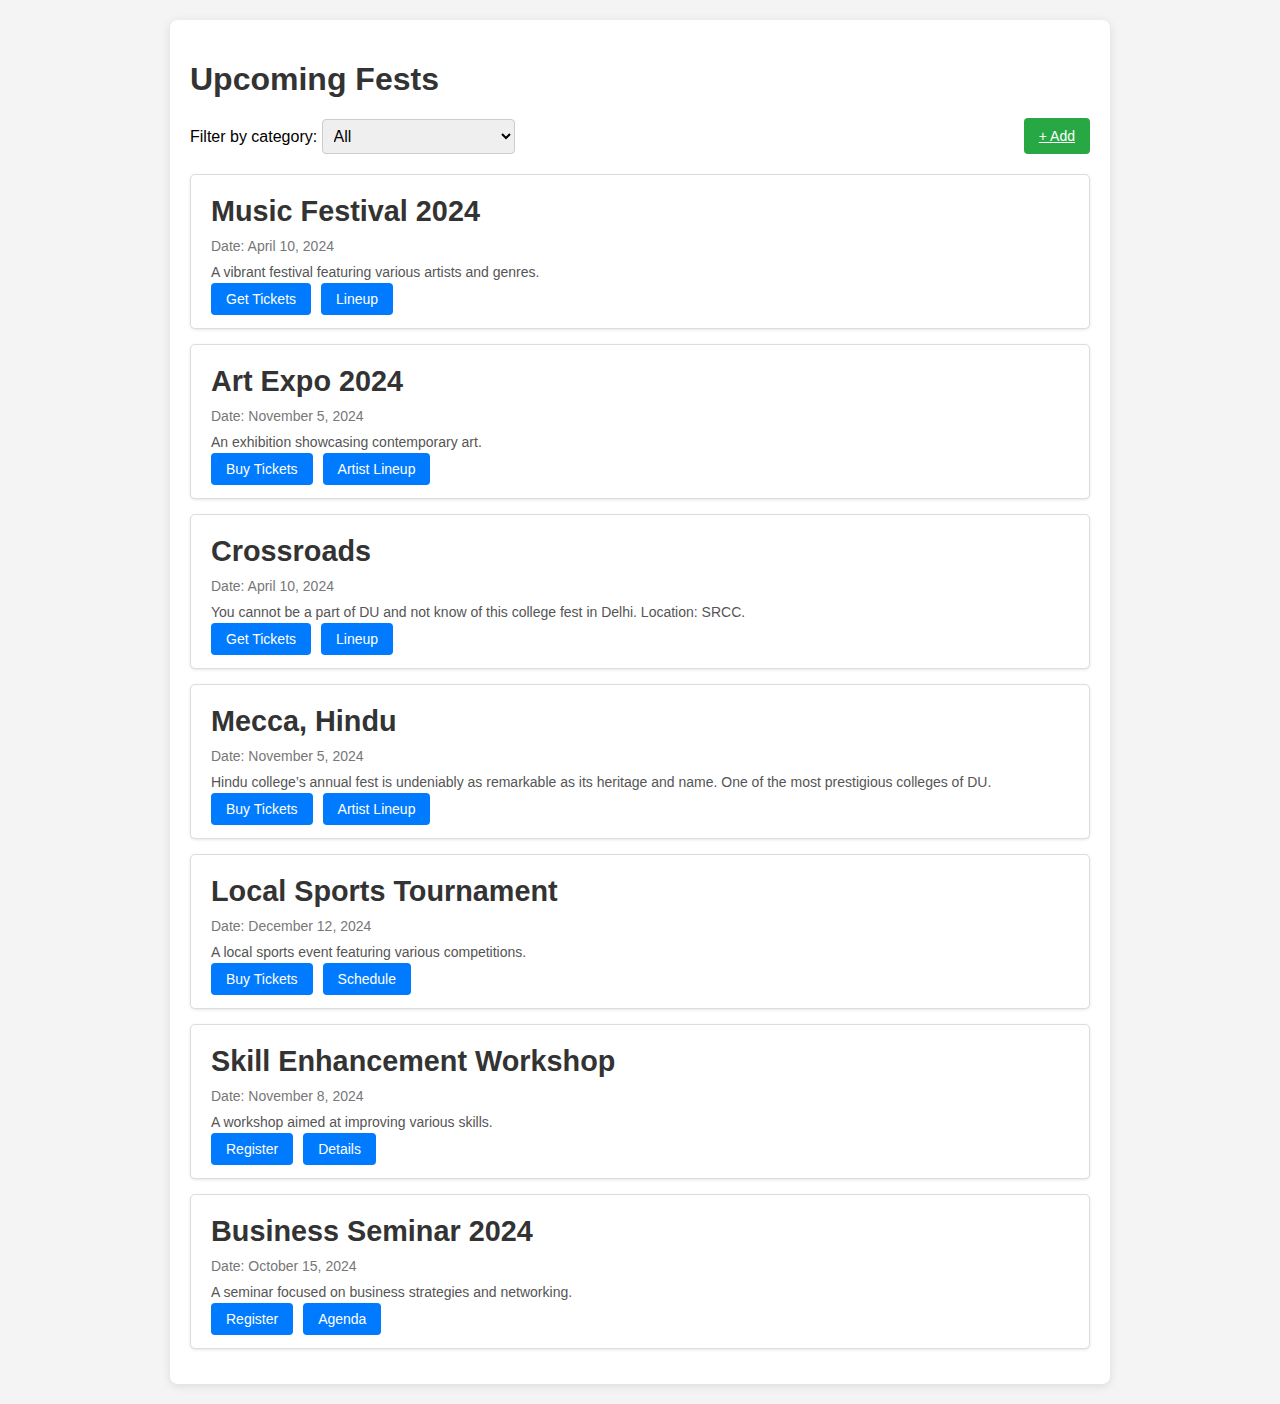
<file: fests.html>
<!DOCTYPE html>
<html lang="en">
<head>
    <meta charset="UTF-8">
    <meta name="viewport" content="width=device-width, initial-scale=1.0">
    <title>Upcoming Fests</title>
    <style>
        body {
            font-family: Arial, sans-serif;
            background-color: #f4f4f4;
            margin: 0;
            padding: 20px;
        }
        .container {
            max-width: 900px;
            margin: auto;
            background-color: #fff;
            padding: 20px;
            border-radius: 8px;
            box-shadow: 0 2px 10px rgba(0, 0, 0, 0.1);
        }
        h1 {
            text-align: left;
            color: #333;
            font-size: 2rem;
            margin-bottom: 20px;
        }
        .filter {
            margin-bottom: 20px;
            display: flex;
            justify-content: space-between;
            align-items: center;
        }
        .filter select {
            padding: 7px;
            border-radius: 4px;
            border: 1px solid #ccc;
            font-size: 16px;
        }
        .add-button {
            background-color: #28a745;
            color: white;
            padding: 10px 15px;
            border: none;
            border-radius: 4px;
            font-size: 14px;
            cursor: pointer;
        }
        .add-button:hover {
            background-color: #218838;
        }
        .event {
            border: 1px solid #ddd;
            margin-bottom: 15px;
            padding: 20px;
            border-radius: 5px;
            background-color: #fff;
            box-shadow: 0 1px 3px rgba(0, 0, 0, 0.1);
        }
        .event h2 {
            margin: 0;
            font-size: 1.8rem;
            color: #333;
        }
        .event p {
            margin: 10px 0;
            color: #555;
            font-size: 14px;
        }
        .event .date {
            font-size: 14px;
            color: #777;
        }
        .event .buttons {
            margin-top: 10px;
        }
        .buttons a {
            text-decoration: none;
            color: white;
            background-color: #007bff;
            padding: 8px 15px;
            border-radius: 4px;
            font-size: 14px;
            margin-right: 10px;
        }
        .buttons a:hover {
            background-color: #0056b3;
        }
    </style>
</head>
<body>
    <div class="container">
        <h1>Upcoming Fests</h1>

        <!-- Filter and Add button -->
        <div class="filter">
            <div>
                <label for="category-filter">Filter by category:</label>
                <select id="category-filter">
                    <option value="all">All</option>
                    <option value="professional">Professional</option>
                    <option value="seminars">Seminars</option>
                    <option value="sports">Sports</option>
                    <option value="fests">Fests</option>
                    <option value="training">Training & Workshops</option>
                </select>
            </div>
            <a class="add-button" href="eventsadd.html" target="_blank">+ Add</a>
        </div>

        <div id="fests-container"></div>
    </div>

    <script>
        const fests = [
            {
                name: 'Music Festival 2024',
                date: 'April 10, 2024',
                description: 'A vibrant festival featuring various artists and genres.',
                category: 'fests',
                buttons: [
                    { text: 'Get Tickets', url: 'https://musicfestival2024.com/tickets' },
                    { text: 'Lineup', url: 'https://musicfestival2024.com/lineup' }
                ]
            },
            {
                name: 'Art Expo 2024',
                date: 'November 5, 2024',
                description: 'An exhibition showcasing contemporary art.',
                category: 'fests',
                buttons: [
                    { text: 'Buy Tickets', url: 'https://artexpo2024.com/tickets' },
                    { text: 'Artist Lineup', url: 'https://artexpo2024.com/artists' }
                ]
            },
            {
                name: 'Crossroads',
                date: 'April 10, 2024',
                description: 'You cannot be a part of DU and not know of this college fest in Delhi. Location: SRCC.',
                category: 'fests',
                buttons: [
                    { text: 'Get Tickets', url: 'https://www.your-space.in/blogs/best-delhi-university-college-festivals/' },
                    { text: 'Lineup', url: 'https://www.your-space.in/blogs/best-delhi-university-college-festivals/' }
                ]
            },
            {
                name: 'Mecca, Hindu',
                date: 'November 5, 2024',
                description: 'Hindu college’s annual fest is undeniably as remarkable as its heritage and name. One of the most prestigious colleges of DU.',
                category: 'fests',
                buttons: [
                    { text: 'Buy Tickets', url: 'https://www.your-space.in/blogs/best-delhi-university-college-festivals/' },
                    { text: 'Artist Lineup', url: 'https://www.your-space.in/blogs/best-delhi-university-college-festivals/' }
                ]
            },
            {
                name: 'Local Sports Tournament',
                date: 'December 12, 2024',
                description: 'A local sports event featuring various competitions.',
                category: 'sports',
                buttons: [
                    { text: 'Buy Tickets', url: 'https://allevents.in/new%20delhi/sports' },
                    { text: 'Schedule', url: 'https://allevents.in/new%20delhi/sports' }
                ]
            },
            {
                name: 'Skill Enhancement Workshop',
                date: 'November 8, 2024',
                description: 'A workshop aimed at improving various skills.',
                category: 'training',
                buttons: [
                    { text: 'Register', url: 'https://skillworkshop2024.com/register' },
                    { text: 'Details', url: 'https://skillworkshop2024.com/details' }
                ]
            },
            {
                name: 'Business Seminar 2024',
                date: 'October 15, 2024',
                description: 'A seminar focused on business strategies and networking.',
                category: 'seminars',
                buttons: [
                    { text: 'Register', url: 'https://businessseminar2024.com/register' },
                    { text: 'Agenda', url: 'https://businessseminar2024.com/agenda' }
                ]
            }
        ];

        function displayFests(fests, category) {
            const container = document.getElementById('fests-container');
            container.innerHTML = ''; // Clear any existing content

            fests
                .filter(event => category === 'all' || event.category === category)
                .forEach(event => {
                    const eventDiv = document.createElement('div');
                    eventDiv.className = 'event';

                    eventDiv.innerHTML = `
                        <h2>${event.name}</h2>
                        <p class="date">Date: ${event.date}</p>
                        <p>${event.description}</p>
                        <div class="buttons">
                            ${event.buttons.map(button => `<a href="${button.url}" target="_blank">${button.text}</a>`).join('')}
                        </div>
                    `;
                    container.appendChild(eventDiv);
                });
        }

        // Initialize display with all fests
        displayFests(fests, 'all');

        // Event listener for the filter dropdown
        document.getElementById('category-filter').addEventListener('change', (event) => {
            displayFests(fests, event.target.value);
        });
    </script>
</body>
</html>
</file>
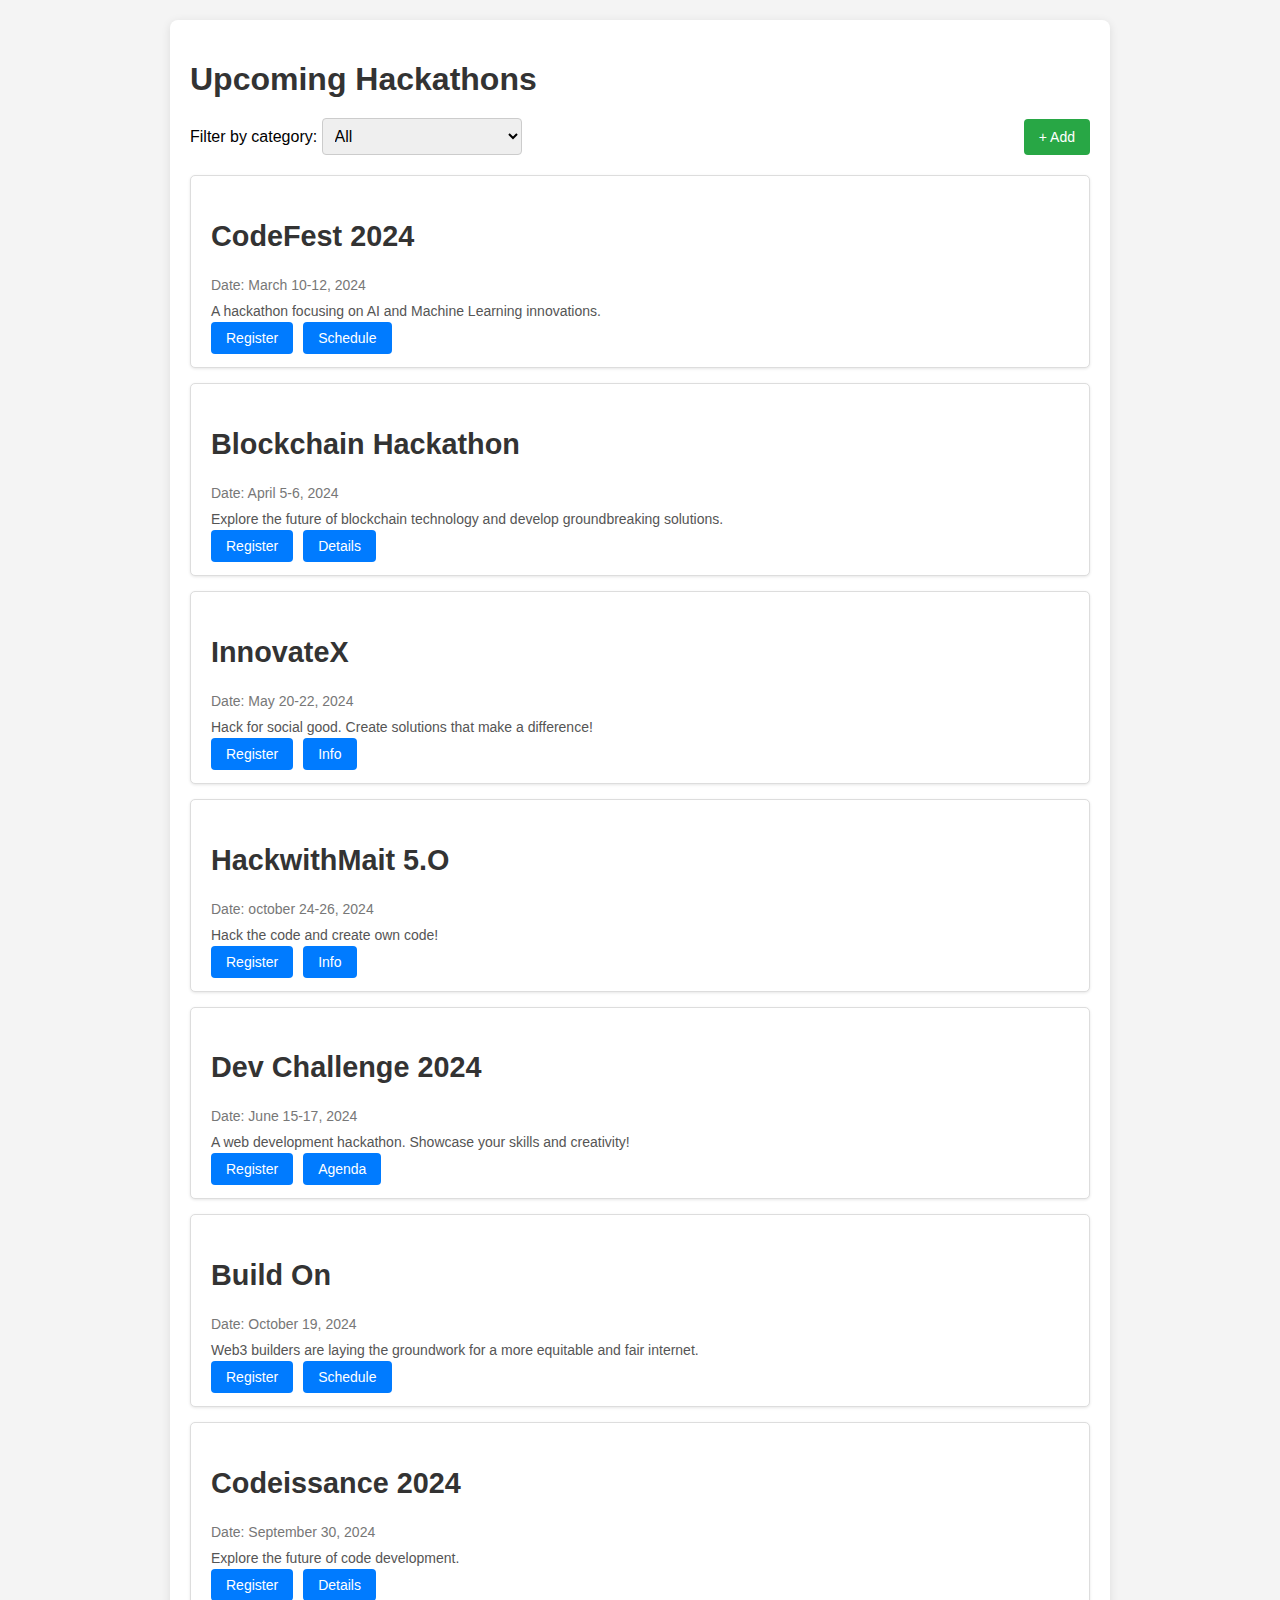
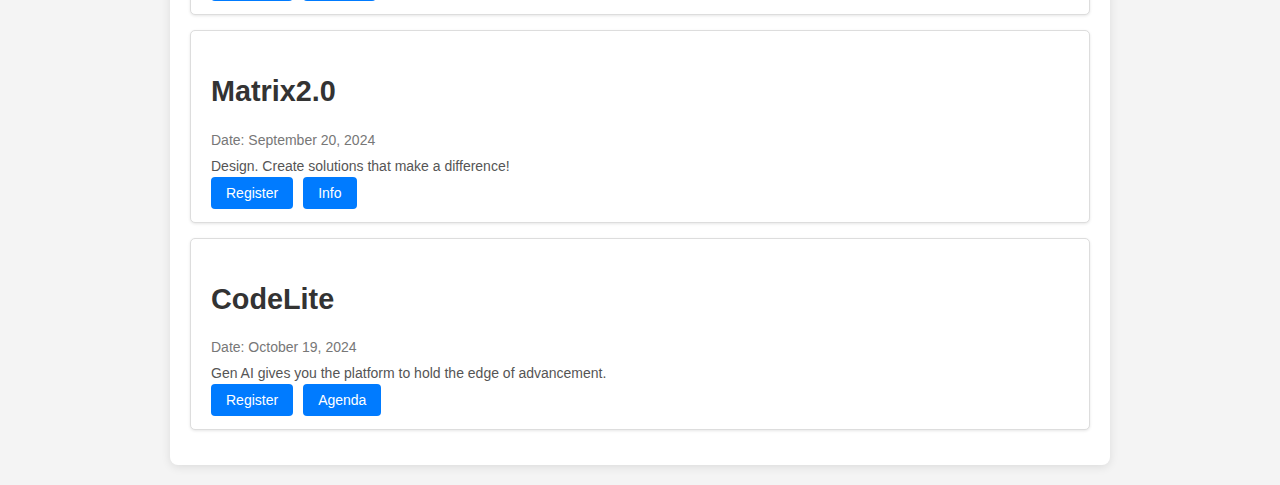
<file: hackathons.html>
<!DOCTYPE html>
<html lang="en">
<head>
    <meta charset="UTF-8">
    <meta name="viewport" content="width=device-width, initial-scale=1.0">
    <title>Upcoming Hackathons</title>
    <style>
        body {
            font-family: Arial, sans-serif;
            background-color: #f4f4f4;
            margin: 0;
            padding: 20px;
        }
        .container {
            max-width: 900px;
            margin: auto;
            background-color: #fff;
            padding: 20px;
            border-radius: 8px;
            box-shadow: 0 2px 10px rgba(0, 0, 0, 0.1);
        }
        h1 {
            font-size: 2rem;
            color: #333;
            margin-bottom: 20px;
        }
        .filter {
            margin-bottom: 20px;
            display: flex;
            justify-content: space-between;
            align-items: center;
        }
        .filter select {
            padding: 8px;
            border-radius: 4px;
            border: 1px solid #ccc;
            font-size: 16px;
        }
        .add-button {
            background-color: #28a745;
            color: white;
            padding: 10px 15px;
            border: none;
            border-radius: 4px;
            font-size: 14px;
            cursor: pointer;
        }
        .add-button:hover {
            background-color: #218838;
        }
        .event {
            border: 1px solid #ddd;
            margin-bottom: 15px;
            padding: 20px;
            border-radius: 5px;
            background-color: #fff;
            box-shadow: 0 1px 3px rgba(0, 0, 0, 0.1);
        }
        .event h2 {
            font-size: 1.8rem;
            color: #333;
        }
        .event p {
            margin: 10px 0;
            color: #555;
            font-size: 14px;
        }
        .event .date {
            font-size: 14px;
            color: #777;
        }
        .buttons {
            margin-top: 10px;
        }
        .buttons a {
            text-decoration: none;
            color: white;
            background-color: #007bff;
            padding: 8px 15px;
            border-radius: 4px;
            font-size: 14px;
            margin-right: 10px;
        }
        .buttons a:hover {
            background-color: #0056b3;
        }
    </style>
</head>
<body>
    <div class="container">
        <h1>Upcoming Hackathons</h1>

        <!-- Filter and Add button -->
        <div class="filter">
            <div>
                <label for="category-filter">Filter by category:</label>
                <select id="category-filter">
                    <option value="all">All</option>
                    <option value="AI">AI & Machine Learning</option>
                    <option value="Blockchain">Blockchain</option>
                    <option value="Design">Social Good</option>
                    <option value="Web Development">Web Development</option>
                </select>
            </div>
            <button class="add-button" onclick="window.open('eventsadd.html', '_blank')">
                &#43; Add
            </button>
        </div>

        <div id="events-container"></div>
    </div>

    <script>
        const hackathons = [
            {
                name: 'CodeFest 2024',
                date: 'March 10-12, 2024',
                description: 'A hackathon focusing on AI and Machine Learning innovations.',
                category: 'AI',
                buttons: [
                    { text: 'Register', url: 'https://codefest2024.com/register' },
                    { text: 'Schedule', url: 'https://codefest2024.com/schedule' }
                ]
            },
            {
                name: 'Blockchain Hackathon',
                date: 'April 5-6, 2024',
                description: 'Explore the future of blockchain technology and develop groundbreaking solutions.',
                category: 'Blockchain',
                buttons: [
                    { text: 'Register', url: 'https://blockchainhackathon.com/register' },
                    { text: 'Details', url: 'https://blockchainhackathon.com/details' }
                ]
            },
            {
                name: 'InnovateX',
                date: 'May 20-22, 2024',
                description: 'Hack for social good. Create solutions that make a difference!',
                category: 'Social Good',
                buttons: [
                    { text: 'Register', url: 'https://innovatex.com/register' },
                    { text: 'Info', url: 'https://innovatex.com/info' }
                ]
            },
            {
                name: 'HackwithMait 5.O',
                date: 'october 24-26, 2024',
                description: 'Hack the code and create own code!',
                category: ' Web Development',
                buttons: [
                    { text: 'Register', url: 'https://hackwithmait5.devfolio.co/overview' },
                    { text: 'Info', url: 'https://hackwithmait5.devfolio.co/schedule' }
                ]
            },
            {
                name: 'Dev Challenge 2024',
                date: 'June 15-17, 2024',
                description: 'A web development hackathon. Showcase your skills and creativity!',
                category: 'Web Development',
                buttons: [
                    { text: 'Register', url: 'https://devchallenge2024.com/register' },
                    { text: 'Agenda', url: 'https://devchallenge2024.com/agenda' }
                ]
            },
            {
                name: 'Build On',
                date: 'October 19, 2024',
                description: 'Web3 builders are laying the groundwork for a more equitable and fair internet.',
                category: 'Blockchain',
                buttons: [
                    { text: 'Register', url: 'https://build-on.devfolio.co/' },
                    { text: 'Schedule', url: 'https://build-on.devfolio.co/' }
                ]
            },
            {
                name: 'Codeissance 2024',
                date: 'September 30, 2024',
                description: 'Explore the future of code development.',
                category: 'Web Development',
                buttons: [
                    { text: 'Register', url: 'https://codeissance-2.devfolio.co/' },
                    { text: 'Details', url: 'https://codeissance-2.devfolio.co/' }
                ]
            },
            {
                name: 'Matrix2.0',
                date: 'September 20, 2024',
                description: 'Design. Create solutions that make a difference!',
                category: 'Design',
                buttons: [
                    { text: 'Register', url: 'https://matrix.iitminternware.com/' },
                    { text: 'Info', url: 'https://matrix.iitminternware.com/' }
                ]
            },
            {
                name: 'CodeLite',
                date: 'October 19, 2024',
                description: 'Gen AI gives you the platform to hold the edge of advancement.',
                category: 'AI',
                buttons: [
                    { text: 'Register', url: 'https://codelite.devfolio.co/' },
                    { text: 'Agenda', url: 'https://codelite.devfolio.co/' }
                ]
            }
        ];

        function displayEvents(events, category) {
            const container = document.getElementById('events-container');
            container.innerHTML = ''; // Clear any existing content

            events
                .filter(event => category === 'all' || event.category === category)
                .forEach(event => {
                    const eventDiv = document.createElement('div');
                    eventDiv.className = 'event';

                    eventDiv.innerHTML = `
                        <h2>${event.name}</h2>
                        <p class="date">Date: ${event.date}</p>
                        <p>${event.description}</p>
                        <div class="buttons">
                            ${event.buttons.map(button => `<a href="${button.url}" target="_blank">${button.text}</a>`).join('')}
                        </div>
                    `;
                    container.appendChild(eventDiv);
                });
        }

        // Initialize display with all events
        displayEvents(hackathons, 'all');

        // Event listener for the filter dropdown
        document.getElementById('category-filter').addEventListener('change', (event) => {
            displayEvents(hackathons, event.target.value);
        });
    </script>
</body>
</html>
</file>
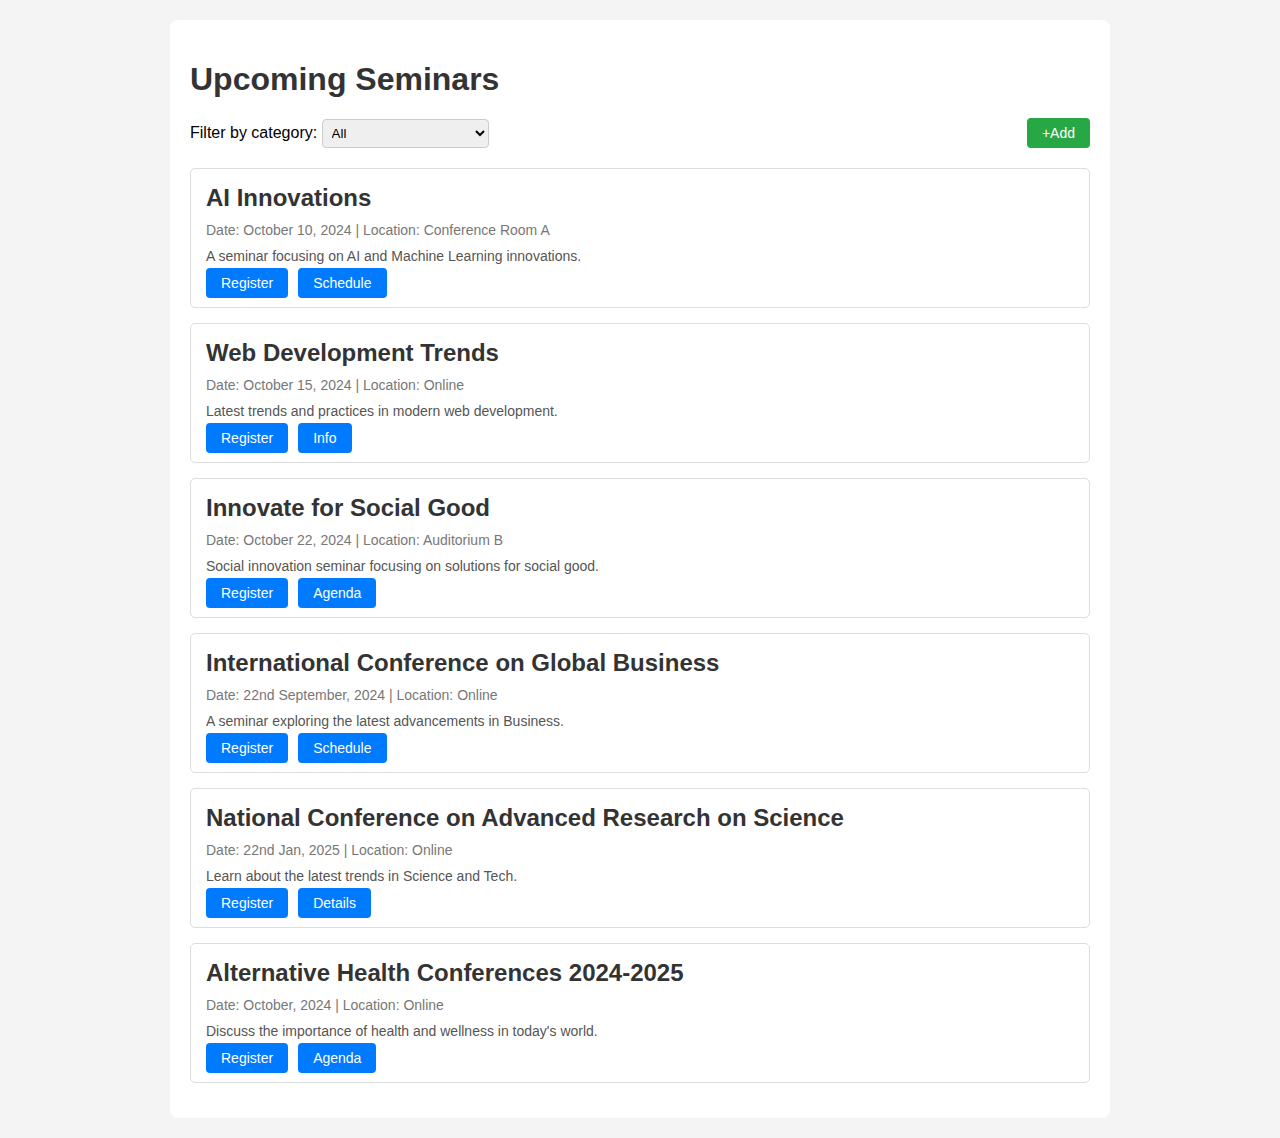
<file: seminars.html>
<!DOCTYPE html>
<html lang="en">
<head>
    <meta charset="UTF-8">
    <meta name="viewport" content="width=device-width, initial-scale=1.0">
    <title>Upcoming Seminars</title>
    <style>
        body {
            font-family: Arial, sans-serif;
            background-color: #f4f4f4;
            margin: 0;
            padding: 20px;
        }
        .events-container {
            max-width: 900px;
            margin: auto;
            background: #fff;
            padding: 20px;
            border-radius: 8px;
        }
        h1 {
            text-align: left;
            color: #333;
            margin-bottom: 20px;
        }
        .filter {
            margin-bottom: 20px;
            display: flex;
            justify-content: space-between;
            align-items: center;
        }
        .filter select {
            padding: 5px;
            border-radius: 4px;
            border: 1px solid #ccc;
        }
        .add-button {
            background-color: #28a745;
            color: white;
            padding: 7px 15px;
            border: none;
            border-radius: 4px;
            font-size: 14px;
            cursor: pointer;
            display: inline-flex;
            align-items: center;
            text-align: center;
        }
        .add-button:hover {
            background-color: #218838;
        }
        .event {
            border: 1px solid #ddd;
            margin-bottom: 15px;
            padding: 15px;
            border-radius: 5px;
            background: #fff;
        }
        .event h2 {
            margin: 0;
            color: #333;
            font-size: 1.5rem;
        }
        .event p {
            color: #555;
            font-size: 14px;
            margin: 10px 0;
        }
        .buttons a {
            margin-right: 10px;
            text-decoration: none;
            color: white;
            background-color: #007bff;
            padding: 7px 15px;
            border-radius: 4px;
            font-size: 14px;
        }
        .buttons a:hover {
            background-color: #0056b3;
        }
        .event .event-meta {
            font-size: 14px;
            color: #777;
        }
    </style>
</head>
<body>
    <header>
        <div class="events-container">
            <h1>Upcoming Seminars</h1>

            <!-- Add Filter and Button -->
            <div class="filter">
                <div>
                    <label for="category-filter">Filter by category:</label>
                    <select id="category-filter">
                        <option value="all">All</option>
                        <option value="AI">AI & Machine Learning</option>
                        <option value="Web Development">Web Development</option>
                        <option value="Social Good">Social Good</option>
                        <option value="Science">Science</option>
                        <option value="Business">Business</option>
                        <option value="Health">Health & Wellness</option>
                    </select>
                </div>
                <button class="add-button" onclick="window.open('eventsadd.html', '_blank')">
                    <span>+</span> Add
                </button>
            </div>

            <!-- Seminars Listing -->
            <div id="events-container"></div>
        </div>
    </header>

    <script>
        const seminars = [
            {
                name: 'AI Innovations',
                date: 'October 10, 2024',
                location: 'Conference Room A',
                description: 'A seminar focusing on AI and Machine Learning innovations.',
                category: 'AI',
                buttons: [
                    { text: 'Register', url: 'https://aiinnovations.com/register' },
                    { text: 'Schedule', url: 'https://aiinnovations.com/schedule' }
                ]
            },
            {
                name: 'Web Development Trends',
                date: 'October 15, 2024',
                location: 'Online',
                description: 'Latest trends and practices in modern web development.',
                category: 'Web Development',
                buttons: [
                    { text: 'Register', url: 'https://webdevtrends.com/register' },
                    { text: 'Info', url: 'https://webdevtrends.com/info' }
                ]
            },
            {
                name: 'Innovate for Social Good',
                date: 'October 22, 2024',
                location: 'Auditorium B',
                description: 'Social innovation seminar focusing on solutions for social good.',
                category: 'Social Good',
                buttons: [
                    { text: 'Register', url: 'https://innovateforsocialgood.com/register' },
                    { text: 'Agenda', url: 'https://innovateforsocialgood.com/agenda' }
                ]
            },
            {
                name: 'International Conference on Global Business',
                date: '22nd September, 2024',
                description: 'A seminar exploring the latest advancements in Business.',
                category: 'Business',
                buttons: [
                    { text: 'Register', url: 'http://ieeeconference.com/Conference/17991/ICGBLSS/' },
                    { text: 'Schedule', url: 'https://www.conferencealerts.in/events/1100396' }
                ]
            },
            {
                name: 'National Conference on Advanced Research on Science',
                date: '22nd Jan, 2025',
                description: 'Learn about the latest trends in Science and Tech.',
                category: 'Science',
                buttons: [
                    { text: 'Register', url: 'http://asar.org.in/Conference/61335/NCARSET/' },
                    { text: 'Details', url: 'https://www.conferencealerts.in/events/1187883' }
                ]
            },
            {
                name: 'Alternative Health Conferences 2024-2025',
                date: 'October, 2024',
                description: 'Discuss the importance of health and wellness in today\'s world.',
                category: 'Health',
                buttons: [
                    { text: 'Register', url: 'https://www.conferencealerts.in/alternative-health?date=2024-10' },
                    { text: 'Agenda', url: 'https://www.conferencealerts.in/alternative-health?date=2024-10' }
                ]
            }
        ];

        function displayEvents(events, category) {
            const container = document.getElementById('events-container');
            container.innerHTML = ''; // Clear existing content

            events
                .filter(event => category === 'all' || event.category === category || event.description.includes(category))
                .forEach(event => {
                    const eventDiv = document.createElement('div');
                    eventDiv.className = 'event';

                    eventDiv.innerHTML = `
                        <h2>${event.name}</h2>
                        <p class="event-meta">Date: ${event.date} | Location: ${event.location || 'Online'}</p>
                        <p>${event.description}</p>
                        <div class="buttons">
                            ${event.buttons.map(button => `<a href="${button.url}" target="_blank">${button.text}</a>`).join('')}
                        </div>
                    `;

                    container.appendChild(eventDiv);
                });
        }

        // Initialize display with all seminars
        displayEvents(seminars, 'all');

        // Event listener for the filter dropdown
        document.getElementById('category-filter').addEventListener('change', (event) => {
            displayEvents(seminars, event.target.value);
        });
    </script>
</body>
</html>
</file>
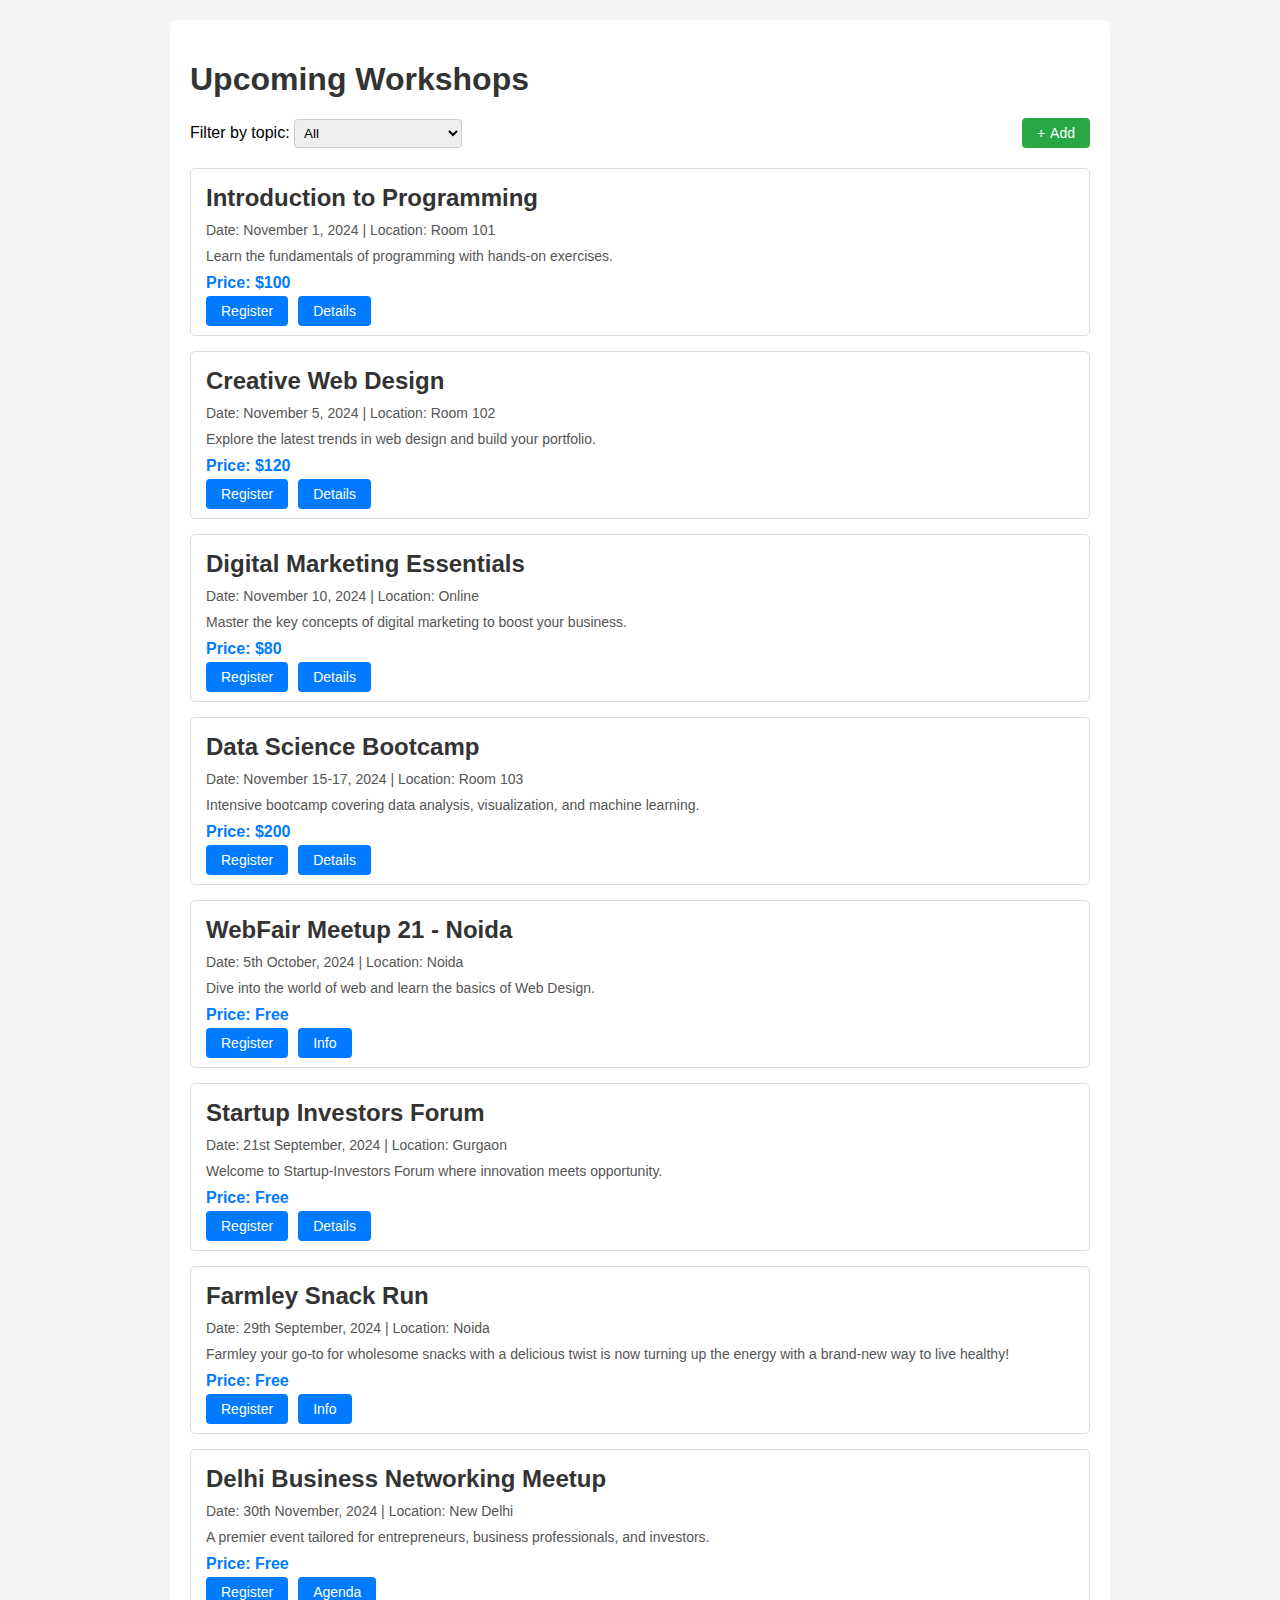
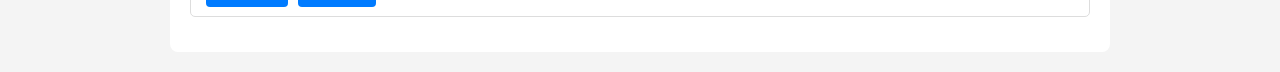
<file: workshops.html>
<!DOCTYPE html>
<html lang="en">
<head>
    <meta charset="UTF-8">
    <meta name="viewport" content="width=device-width, initial-scale=1.0">
    <title>Upcoming Workshops</title>
    <style>
        body {
            font-family: Arial, sans-serif;
            background-color: #f4f4f4;
            margin: 0;
            padding: 20px;
        }
        .events-container {
            max-width: 900px;
            margin: auto;
            background: #fff;
            padding: 20px;
            border-radius: 8px;
        }
        h1 {
            text-align: left;
            color: #333;
            margin-bottom: 20px;
        }
        .filter {
            margin-bottom: 20px;
            display: flex;
            justify-content: space-between;
            align-items: center;
        }
        .filter select {
            padding: 5px;
            border-radius: 4px;
            border: 1px solid #ccc;
        }
        .add-button {
            background-color: #28a745;
            color: white;
            padding: 7px 15px;
            border: none;
            border-radius: 4px;
            font-size: 14px;
            cursor: pointer;
            display: inline-flex;
            align-items: center;
            text-align: center;
        }
        .add-button:hover {
            background-color: #218838;
        }
        .add-button span {
            margin-right: 5px;
        }
        .event {
            border: 1px solid #ddd;
            margin-bottom: 15px;
            padding: 15px;
            border-radius: 5px;
            background: #fff;
        }
        .event h2 {
            margin: 0;
            color: #333;
            font-size: 1.5rem;
        }
        .event p {
            color: #555;
            font-size: 14px;
            margin: 10px 0;
        }
        .event .price {
            font-size: 16px;
            font-weight: bold;
            color: #007bff;
            margin: 10px 0;
        }
        .buttons a {
            margin-right: 10px;
            text-decoration: none;
            color: white;
            background-color: #007bff;
            padding: 7px 15px;
            border-radius: 4px;
            font-size: 14px;
        }
        .buttons a:hover {
            background-color: #0056b3;
        }
    </style>
</head>
<body>
    <div class="events-container">
        <h1>Upcoming Workshops</h1>

        <!-- Filter and Add button -->
        <div class="filter">
            <div>
                <label for="topic-filter">Filter by topic:</label>
                <select id="topic-filter">
                    <option value="all">All</option>
                    <option value="Programming">Programming</option>
                    <option value="Design">Design</option>
                    <option value="Marketing">Marketing</option>
                    <option value="Data Science">Data Science</option>
                    <option value="Sports">Sports</option>
                    <option value="Business">Business and StartUps</option>
                </select>
            </div>
            <button class="add-button" onclick="window.open('workshopadd.html', '_blank')">
                <span>+</span> Add
            </button>
        </div>

        <div id="workshop-list"></div>
    </div>

    <script>
        const workshops = [
            {
                name: 'Introduction to Programming',
                date: 'November 1, 2024',
                description: 'Learn the fundamentals of programming with hands-on exercises.',
                location: 'Room 101',
                price: '$100',
                buttons: [
                    { text: 'Register', url: 'https://workshops.com/register1' },
                    { text: 'Details', url: 'https://workshops.com/details1' }
                ],
                topic: 'Programming'
            },
            {
                name: 'Creative Web Design',
                date: 'November 5, 2024',
                description: 'Explore the latest trends in web design and build your portfolio.',
                location: 'Room 102',
                price: '$120',
                buttons: [
                    { text: 'Register', url: 'https://workshops.com/register2' },
                    { text: 'Details', url: 'https://workshops.com/details2' }
                ],
                topic: 'Design'
            },
            {
                name: 'Digital Marketing Essentials',
                date: 'November 10, 2024',
                description: 'Master the key concepts of digital marketing to boost your business.',
                location: 'Online',
                price: '$80',
                buttons: [
                    { text: 'Register', url: 'https://workshops.com/register3' },
                    { text: 'Details', url: 'https://workshops.com/details3' }
                ],
                topic: 'Marketing'
            },
            {
                name: 'Data Science Bootcamp',
                date: 'November 15-17, 2024',
                description: 'Intensive bootcamp covering data analysis, visualization, and machine learning.',
                location: 'Room 103',
                price: '$200',
                buttons: [
                    { text: 'Register', url: 'https://workshops.com/register4' },
                    { text: 'Details', url: 'https://workshops.com/details4' }
                ],
                topic: 'Data Science'
            },
            {
                name: 'WebFair Meetup 21 - Noida',
                date: '5th October, 2024',
                description: 'Dive into the world of web and learn the basics of Web Design.',
                location: 'Noida',
                price: 'Free',
                buttons: [
                    { text: 'Register', url: 'https://allevents.in/noida/webfair-meetup-21-noida/80001854015764' },
                    { text: 'Info', url: 'https://allevents.in/noida/webfair-meetup-21-noida/80001854015764' }
                ],
                topic: 'Web Development'
            },
            {
                name: 'Startup Investors Forum',
                date: '21st September, 2024',
                description: 'Welcome to Startup-Investors Forum where innovation meets opportunity.',
                location: 'Gurgaon',
                price: 'Free',
                buttons: [
                    { text: 'Register', url: 'https://allevents.in/gurgaon/startup-investors-forum/80007927298112' },
                    { text: 'Details', url: 'https://allevents.in/gurgaon/startup-investors-forum/80007927298112' }
                ],
                topic: 'Business'
            },
            {
                name: 'Farmley Snack Run',
                date: '29th September, 2024',
                description: 'Farmley your go-to for wholesome snacks with a delicious twist is now turning up the energy with a brand-new way to live healthy!',
                location: 'Noida',
                price: 'Free',
                buttons: [
                    { text: 'Register', url: 'https://allevents.in/noida/80002058900032?ref=sharer' },
                    { text: 'Info', url: 'https://allevents.in/noida/80002058900032?ref=sharer' }
                ],
                topic: 'Sports'
            },
            {
                name: 'Delhi Business Networking Meetup',
                date: '30th November, 2024',
                description: 'A premier event tailored for entrepreneurs, business professionals, and investors.',
                location: 'New Delhi',
                price: 'Free',
                buttons: [
                    { text: 'Register', url: 'https://allevents.in/new%20delhi/delhi-business-networking-meetup-start-ups-funding-networking/80002356945100' },
                    { text: 'Agenda', url: 'https://allevents.in/new%20delhi/delhi-business-networking-meetup-start-ups-funding-networking/80002356945100' }
                ],
                topic: 'Business'
            }
        ];

        function displayWorkshops(events, category) {
            const container = document.getElementById('workshop-list');
            container.innerHTML = ''; // Clear existing content

            events
                .filter(event => category === 'all' || event.topic === category)
                .forEach(event => {
                    const eventDiv = document.createElement('div');
                    eventDiv.className = 'event';

                    eventDiv.innerHTML = `
                        <h2>${event.name}</h2>
                        <p>Date: ${event.date} | Location: ${event.location}</p>
                        <p>${event.description}</p>
                        <p class="price">Price: ${event.price}</p>
                        <div class="buttons">
                            ${event.buttons.map(button => `<a href="${button.url}" target="_blank">${button.text}</a>`).join('')}
                        </div>
                    `;

                    container.appendChild(eventDiv);
                });
        }

        // Initialize display with all events
        displayWorkshops(workshops, 'all');

        // Event listener for the filter dropdown
        document.getElementById('topic-filter').addEventListener('change', (event) => {
            displayWorkshops(workshops, event.target.value);
        });
    </script>
</body>
</html>
</file>
